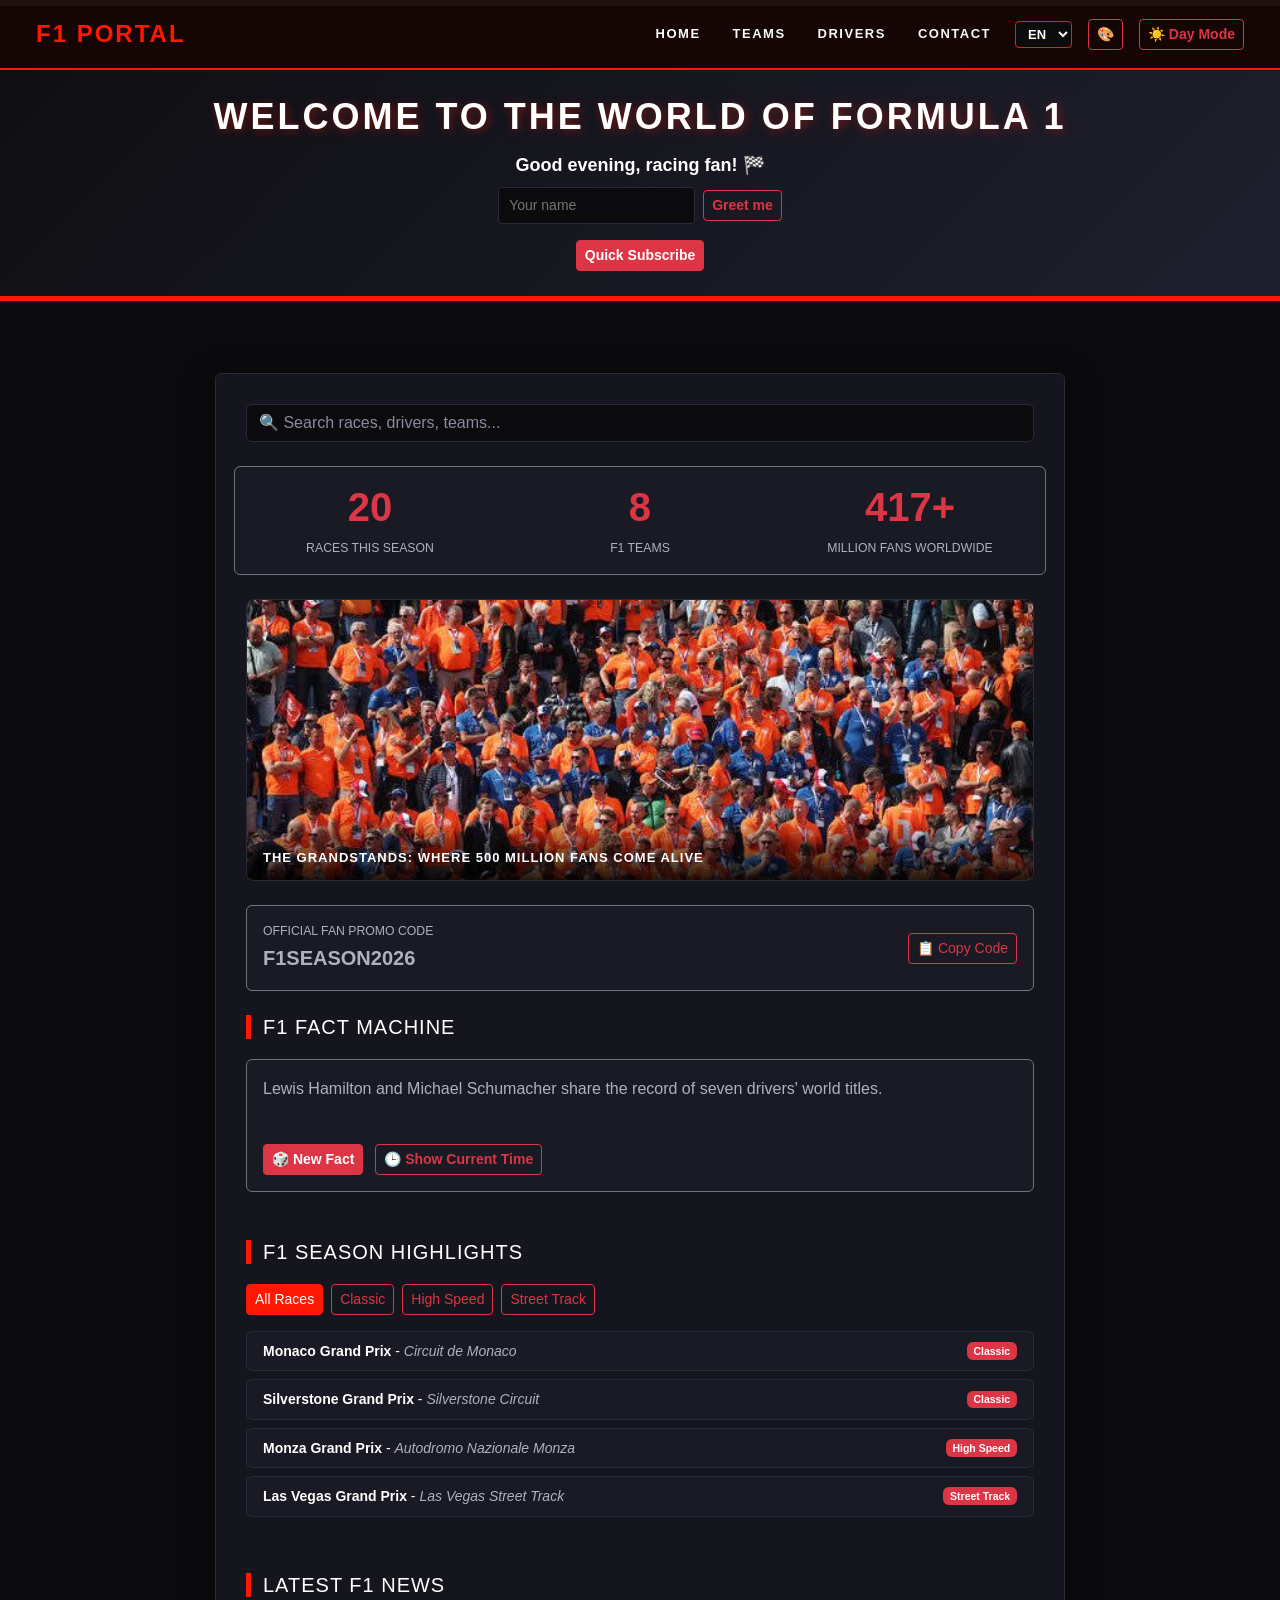
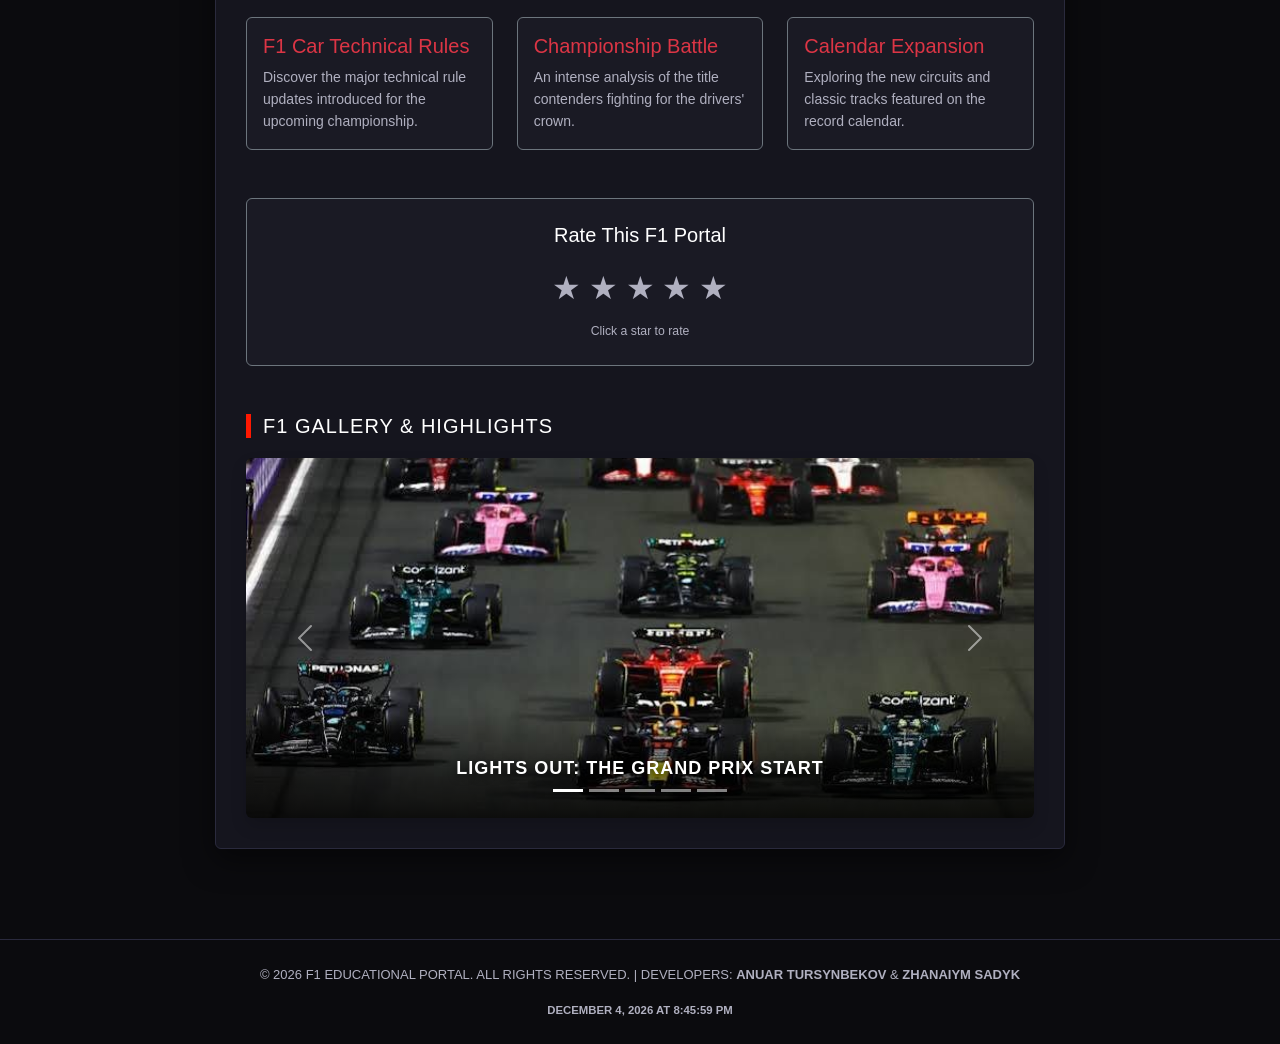
<file: index.html>
<!DOCTYPE html>
<html lang="en">
<head>
    <meta charset="UTF-8">
    <meta name="viewport" content="width=device-width, initial-scale=1">
    <title>Formula 1 | Home</title>
    <link href="https://cdn.jsdelivr.net/npm/bootstrap@5.3.3/dist/css/bootstrap.min.css" rel="stylesheet">
    <link rel="stylesheet" href="css/style.css">

    <!-- jQuery from CDN first, then our script (deferred so the DOM is ready) -->
    <script src="https://code.jquery.com/jquery-3.7.1.min.js"></script>
    <script src="js/script.js" defer></script>
</head>
<body>

<!-- Assignment 6, Task 4: scroll progress bar -->
<div id="scroll-progress-container">
    <div id="scroll-progress"></div>
</div>

<!-- Assignment 6, Task 7: toast notifications -->
<div id="toast-container" class="toast-container position-fixed bottom-0 end-0 p-3"></div>

<header id="site-header">
    <nav id="main-nav" class="navbar navbar-expand-lg navbar-dark px-4" aria-label="Main navigation">
        <div class="container-fluid">
            <a class="logo" href="index.html">F1 PORTAL</a>
            <button class="navbar-toggler" type="button" data-bs-toggle="collapse" data-bs-target="#navbarNav" aria-label="Toggle navigation">
                <span class="navbar-toggler-icon"></span>
            </button>
            <div class="collapse navbar-collapse" id="navbarNav">
                <ul class="navbar-nav ms-auto gap-3 nav-menu align-items-center">
                    <li class="nav-item"><a class="nav-link active text-white" href="index.html" data-i18n="nav.home">Home</a></li>
                    <li class="nav-item"><a class="nav-link text-light" href="teams.html" data-i18n="nav.teams">Teams</a></li>
                    <li class="nav-item"><a class="nav-link text-light" href="drivers.html" data-i18n="nav.drivers">Drivers</a></li>
                    <li class="nav-item"><a class="nav-link text-light" href="contact.html" data-i18n="nav.contact">Contact</a></li>
                    <li class="nav-item">
                        <select id="lang-select" class="lang-select" aria-label="Language">
                            <option value="en">EN</option>
                            <option value="ru">RU</option>
                            <option value="kk">KZ</option>
                        </select>
                    </li>
                    <li class="nav-item">
                        <button id="bg-color-btn" class="btn btn-outline-danger btn-sm fw-bold" title="Change background colour" aria-label="Change background colour">🎨</button>
                    </li>
                    <li class="nav-item">
                        <button id="theme-toggle-btn" class="btn btn-outline-danger btn-sm fw-bold">☀️ Day Mode</button>
                    </li>
                </ul>
            </div>
        </div>
    </nav>
</header>

<header id="main-header">
    <h1 class="highlightable" data-i18n="home.title">Welcome to the World of Formula 1</h1>
    <p id="greeting" class="greeting-text" aria-live="polite"></p>
    <form id="greeting-form" class="greeting-form" novalidate>
        <input type="text" id="greeting-name" maxlength="30" placeholder="Your name" data-i18n-placeholder="greet.placeholder" aria-label="Your name">
        <button type="submit" class="btn btn-outline-danger btn-sm fw-bold" data-i18n="greet.btn">Greet me</button>
    </form>
    <div class="mt-3">
        <button id="open-popup-btn" class="btn btn-danger btn-sm fw-bold" data-i18n="btn.subscribe">Quick Subscribe</button>
    </div>
</header>

<main>
    <section class="mb-4">
        <div class="position-relative">
            <input type="text" id="global-search-input" class="form-control border-secondary" placeholder="🔍 Search races, drivers, teams..." data-i18n-placeholder="search.home" aria-label="Search" autocomplete="off">
            <ul id="autocomplete-list" class="dropdown-menu w-100 border-secondary"></ul>
        </div>
    </section>

    <section class="row text-center my-4 py-3 theme-card rounded border border-secondary">
        <div class="col-md-4">
            <h3 class="counter-value text-danger display-6 fw-bold" data-count="24">0</h3>
            <p class="text-uppercase small mb-0" data-i18n="home.races">Races This Season</p>
        </div>
        <div class="col-md-4">
            <h3 class="counter-value text-danger display-6 fw-bold" data-count="10">0</h3>
            <p class="text-uppercase small mb-0" data-i18n="home.teamsLabel">F1 Teams</p>
        </div>
        <div class="col-md-4">
            <h3 class="counter-value text-danger display-6 fw-bold" data-count="500" data-suffix="+">0</h3>
            <p class="text-uppercase small mb-0" data-i18n="home.fans">Million Fans Worldwide</p>
        </div>
    </section>

    <section class="mb-4">
        <figure class="fans-banner">
            <img src="[data-uri]" data-src="images/fans-grandstand.jpg" width="624" height="350" class="lazy-load  zoomable" alt="Grandstand full of fans in orange shirts" data-gallery="home" data-full="images/fans-grandstand.jpg" tabindex="0" role="button" data-caption-key="cap.fans">
            <figcaption class="caption-bar" data-i18n="cap.fans">The grandstands: where 500 million fans come alive</figcaption>
        </figure>
    </section>

    <section class="p-3 theme-card rounded border border-secondary mb-4 d-flex justify-content-between align-items-center">
        <div>
            <small class="d-block" data-i18n="promo.label">OFFICIAL FAN PROMO CODE</small>
            <span id="promo-code" class="copyable fw-bold fs-5">F1SEASON2026</span>
        </div>
        <button class="btn btn-outline-danger btn-sm btn-copy" data-clipboard-target="#promo-code">
            <i class="copy-icon">📋</i> <i class="copy-label" data-i18n="copy.code">Copy Code</i>
        </button>
    </section>

    <section class="mb-5">
        <h2 data-i18n="tools.title">F1 Fact Machine</h2>
        <div class="theme-card rounded border border-secondary p-3">
            <p id="fact-text" class="fact-text mb-3" aria-live="polite"></p>
            <button id="fact-btn" class="btn btn-danger btn-sm fw-bold" data-i18n="fact.btn">🎲 New Fact</button>
            <button id="time-btn" class="btn btn-outline-danger btn-sm fw-bold ms-2" data-i18n="time.btn">🕒 Show Current Time</button>
            <span id="current-time-output" class="ms-2 fw-bold" aria-live="polite"></span>
        </div>
    </section>

    <section class="mb-5">
        <h2 data-i18n="races.title">F1 Season Highlights</h2>
        <div class="mb-3 d-flex flex-wrap gap-2">
            <button class="btn btn-outline-danger btn-sm race-filter active" data-category="all" data-i18n="filter.all">All Races</button>
            <button class="btn btn-outline-danger btn-sm race-filter" data-category="Classic" data-i18n="filter.classic">Classic</button>
            <button class="btn btn-outline-danger btn-sm race-filter" data-category="High Speed" data-i18n="filter.speed">High Speed</button>
            <button class="btn btn-outline-danger btn-sm race-filter" data-category="Street Track" data-i18n="filter.street">Street Track</button>
        </div>
        <ul id="dynamic-races-list" class="list-group bg-transparent"></ul>
    </section>

    <section class="cards-section mb-5">
        <h2 data-i18n="news.title">Latest F1 News</h2>
        <div class="row g-4">
            <div class="col-md-4 searchable-item">
                <div class="card h-100 theme-card border-secondary p-3">
                    <h3 class="card-title text-danger fs-5 highlightable">F1 Car Technical Rules</h3>
                    <p class="card-text highlightable">Discover the major technical rule updates introduced for the upcoming championship.</p>
                </div>
            </div>
            <div class="col-md-4 searchable-item">
                <div class="card h-100 theme-card border-secondary p-3">
                    <h3 class="card-title text-danger fs-5 highlightable">Championship Battle</h3>
                    <p class="card-text highlightable">An intense analysis of the title contenders fighting for the drivers' crown.</p>
                </div>
            </div>
            <div class="col-md-4 searchable-item">
                <div class="card h-100 theme-card border-secondary p-3">
                    <h3 class="card-title text-danger fs-5 highlightable">Calendar Expansion</h3>
                    <p class="card-text highlightable">Exploring the new circuits and classic tracks featured on the record calendar.</p>
                </div>
            </div>
        </div>
    </section>

    <section class="my-5 p-4 theme-card rounded border border-secondary text-center">
        <h3 class="fs-5 mb-3" data-i18n="rate.title">Rate This F1 Portal</h3>
        <div id="rating-stars" class="fs-3 mb-2" aria-label="Rating">
            <span class="star" data-value="1">★</span>
            <span class="star" data-value="2">★</span>
            <span class="star" data-value="3">★</span>
            <span class="star" data-value="4">★</span>
            <span class="star" data-value="5">★</span>
        </div>
        <p id="rating-feedback" class="small mb-0">Click a star to rate</p>
    </section>

    <section>
        <h2 data-i18n="gallery.title">F1 Gallery &amp; Highlights</h2>
        <div id="f1Carousel" class="carousel slide shadow rounded overflow-hidden" data-bs-ride="carousel">
            <div class="carousel-indicators">
                <button type="button" data-bs-target="#f1Carousel" data-bs-slide-to="0" class="active" aria-current="true" aria-label="Slide 1"></button>
                <button type="button" data-bs-target="#f1Carousel" data-bs-slide-to="1" aria-label="Slide 2"></button>
                <button type="button" data-bs-target="#f1Carousel" data-bs-slide-to="2" aria-label="Slide 3"></button>
                <button type="button" data-bs-target="#f1Carousel" data-bs-slide-to="3" aria-label="Slide 4"></button>
                <button type="button" data-bs-target="#f1Carousel" data-bs-slide-to="4" aria-label="Slide 5"></button>
            </div>
            <div class="carousel-inner">
                <div class="carousel-item active">
                    <img src="[data-uri]" data-src="images/race-start.jpg" width="738" height="414" class="lazy-load d-block w-100 zoomable" alt="Cars launching at the start of a Grand Prix" data-gallery="home" data-full="images/race-start.jpg" tabindex="0" role="button" data-caption-key="cap.start">
                    <div class="carousel-caption"><span data-i18n="cap.start">Lights out: the Grand Prix start</span></div>
                </div>
                <div class="carousel-item">
                    <img src="[data-uri]" data-src="images/mclaren-pitstop.jpg" width="678" height="452" class="lazy-load d-block w-100 zoomable" alt="McLaren in the pit lane with mechanics waiting" data-gallery="home" data-full="images/mclaren-pitstop.jpg" tabindex="0" role="button" data-caption-key="cap.pit">
                    <div class="carousel-caption"><span data-i18n="cap.pit">Pit lane: every tenth counts</span></div>
                </div>
                <div class="carousel-item">
                    <img src="[data-uri]" data-src="images/monaco.jpg" width="738" height="414" class="lazy-load d-block w-100 zoomable" alt="Cars through the hairpin at Monaco" data-gallery="home" data-full="images/monaco.jpg" tabindex="0" role="button" data-caption-key="cap.monaco">
                    <div class="carousel-caption"><span data-i18n="cap.monaco">Monaco Street Circuit</span></div>
                </div>
                <div class="carousel-item">
                    <img src="[data-uri]" data-src="images/checkered-flag.jpg" width="678" height="452" class="lazy-load d-block w-100 zoomable" alt="Red Bull car taking the chequered flag" data-gallery="home" data-full="images/checkered-flag.jpg" tabindex="0" role="button" data-caption-key="cap.flag">
                    <div class="carousel-caption"><span data-i18n="cap.flag">Taking the chequered flag</span></div>
                </div>
                <div class="carousel-item">
                    <img src="[data-uri]" data-src="images/podium-champagne.jpg" width="738" height="414" class="lazy-load d-block w-100 zoomable" alt="Drivers spraying champagne on the podium" data-gallery="home" data-full="images/podium-champagne.jpg" tabindex="0" role="button" data-caption-key="cap.podium">
                    <div class="carousel-caption"><span data-i18n="cap.podium">Podium celebration</span></div>
                </div>
            </div>
            <button class="carousel-control-prev" type="button" data-bs-target="#f1Carousel" data-bs-slide="prev" aria-label="Previous">
                <span class="carousel-control-prev-icon"></span>
            </button>
            <button class="carousel-control-next" type="button" data-bs-target="#f1Carousel" data-bs-slide="next" aria-label="Next">
                <span class="carousel-control-next-icon"></span>
            </button>
        </div>
    </section>
</main>

<!-- Assignment 4, Task 3: popup subscription form -->
<div id="popup-modal" class="popup-overlay" aria-hidden="true">
    <div class="popup-content" role="dialog" aria-modal="true" aria-labelledby="popup-title">
        <span id="close-popup-btn" class="close-btn" role="button" tabindex="0" aria-label="Close">&times;</span>
        <h3 id="popup-title" class="text-danger mb-3" data-i18n="popup.title">Join F1 Newsletter</h3>
        <p data-i18n="popup.text">Get the latest racing updates directly to your inbox.</p>
        <form id="subscribe-form" novalidate>
            <div class="form-field">
                <input type="email" id="subscribe-email" data-validate="email" placeholder="Enter your email address" data-i18n-placeholder="popup.placeholder" aria-label="Email address">
                <div class="field-error" role="alert"></div>
            </div>
            <button type="submit" class="btn btn-danger w-100 fw-bold" data-i18n="popup.btn">Subscribe Now</button>
        </form>
    </div>
</div>

<!-- Image lightbox (jQuery) -->
<div id="lightbox" class="lightbox" aria-hidden="true">
    <button type="button" class="lb-btn lb-close" aria-label="Close">&times;</button>
    <button type="button" class="lb-btn lb-prev" aria-label="Previous photo">&#10094;</button>
    <figure class="lb-figure">
        <img id="lb-img" alt="">
        <figcaption id="lb-caption"></figcaption>
    </figure>
    <button type="button" class="lb-btn lb-next" aria-label="Next photo">&#10095;</button>
</div>

<footer>
    <p>&copy; 2026 F1 Educational Portal. All rights reserved. | Developers: <strong>Anuar Tursynbekov</strong> &amp; <strong>Zhanaiym Sadyk</strong></p>
    <p id="live-clock" class="small mt-1 mb-0 fw-bold"></p>
</footer>

<script src="https://cdn.jsdelivr.net/npm/bootstrap@5.3.3/dist/js/bootstrap.bundle.min.js"></script>
</body>
</html>
</file>
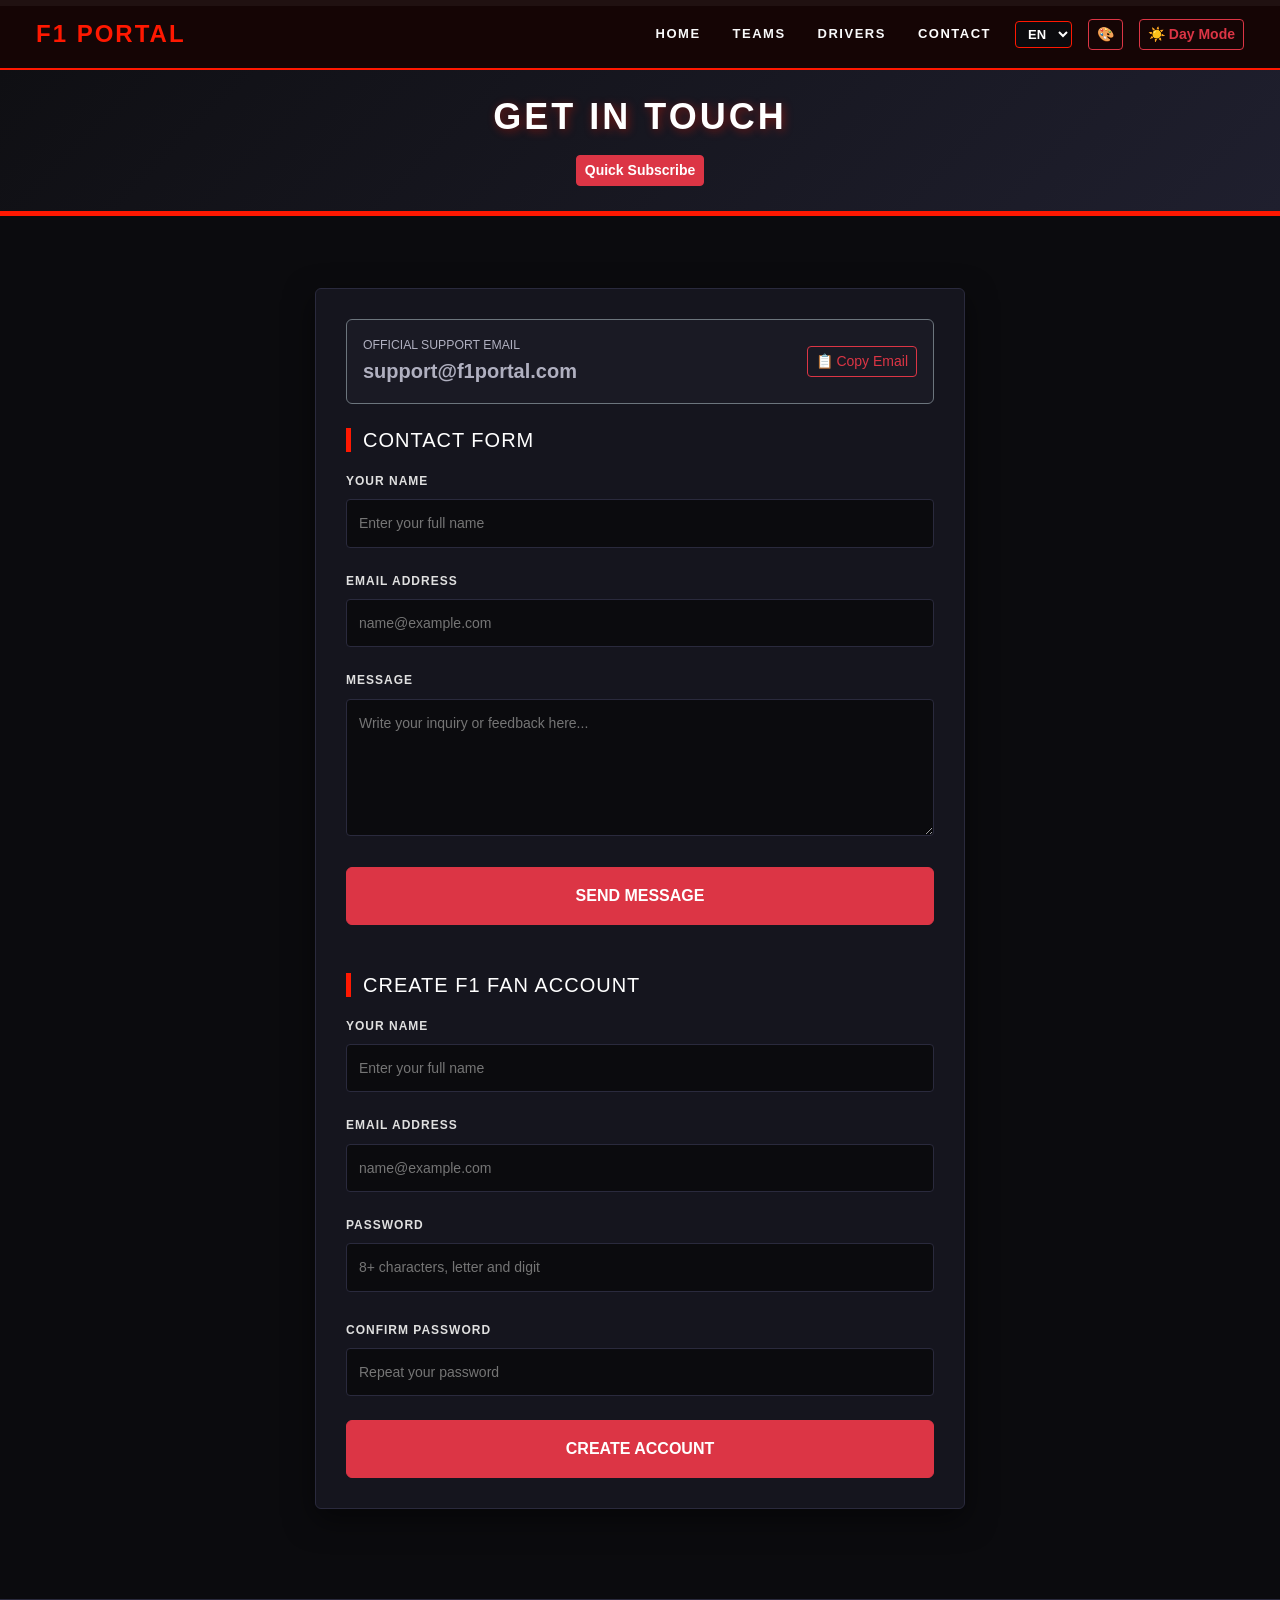
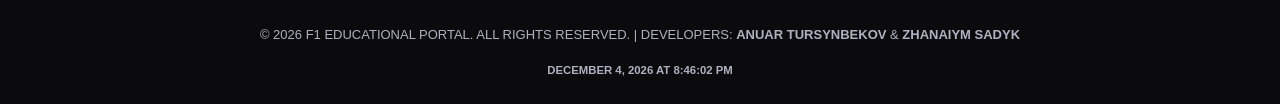
<file: contact.html>
<!DOCTYPE html>
<html lang="en">
<head>
    <meta charset="UTF-8">
    <meta name="viewport" content="width=device-width, initial-scale=1">
    <title>Formula 1 | Contact</title>
    <link href="https://cdn.jsdelivr.net/npm/bootstrap@5.3.3/dist/css/bootstrap.min.css" rel="stylesheet">
    <link rel="stylesheet" href="css/style.css">

    <!-- jQuery from CDN first, then our script (deferred so the DOM is ready) -->
    <script src="https://code.jquery.com/jquery-3.7.1.min.js"></script>
    <script src="js/script.js" defer></script>
</head>
<body>

<!-- Assignment 6, Task 4: scroll progress bar -->
<div id="scroll-progress-container">
    <div id="scroll-progress"></div>
</div>

<!-- Assignment 6, Task 7: toast notifications -->
<div id="toast-container" class="toast-container position-fixed bottom-0 end-0 p-3"></div>

<header id="site-header">
    <nav id="main-nav" class="navbar navbar-expand-lg navbar-dark px-4" aria-label="Main navigation">
        <div class="container-fluid">
            <a class="logo" href="index.html">F1 PORTAL</a>
            <button class="navbar-toggler" type="button" data-bs-toggle="collapse" data-bs-target="#navbarNav" aria-label="Toggle navigation">
                <span class="navbar-toggler-icon"></span>
            </button>
            <div class="collapse navbar-collapse" id="navbarNav">
                <ul class="navbar-nav ms-auto gap-3 nav-menu align-items-center">
                    <li class="nav-item"><a class="nav-link text-light" href="index.html" data-i18n="nav.home">Home</a></li>
                    <li class="nav-item"><a class="nav-link text-light" href="teams.html" data-i18n="nav.teams">Teams</a></li>
                    <li class="nav-item"><a class="nav-link text-light" href="drivers.html" data-i18n="nav.drivers">Drivers</a></li>
                    <li class="nav-item"><a class="nav-link active text-white" href="contact.html" data-i18n="nav.contact">Contact</a></li>
                    <li class="nav-item">
                        <select id="lang-select" class="lang-select" aria-label="Language">
                            <option value="en">EN</option>
                            <option value="ru">RU</option>
                            <option value="kk">KZ</option>
                        </select>
                    </li>
                    <li class="nav-item">
                        <button id="bg-color-btn" class="btn btn-outline-danger btn-sm fw-bold" title="Change background colour" aria-label="Change background colour">🎨</button>
                    </li>
                    <li class="nav-item">
                        <button id="theme-toggle-btn" class="btn btn-outline-danger btn-sm fw-bold">☀️ Day Mode</button>
                    </li>
                </ul>
            </div>
        </div>
    </nav>
</header>

<header id="main-header">
    <h1 class="highlightable" data-i18n="contact.title">Get in Touch</h1>
    <div class="mt-3">
        <button id="open-popup-btn" class="btn btn-danger btn-sm fw-bold" data-i18n="btn.subscribe">Quick Subscribe</button>
    </div>
</header>

<main class="main-narrow">
    <section class="p-3 theme-card rounded border border-secondary mb-4 d-flex justify-content-between align-items-center">
        <div>
            <small class="d-block" data-i18n="support.label">OFFICIAL SUPPORT EMAIL</small>
            <span id="support-email" class="copyable fw-bold fs-5">support@f1portal.com</span>
        </div>
        <button class="btn btn-outline-danger btn-sm btn-copy" data-clipboard-target="#support-email">
            <i class="copy-icon">📋</i> <i class="copy-label" data-i18n="copy.email">Copy Email</i>
        </button>
    </section>

    <section class="mb-5">
        <h2 data-i18n="contact.formTitle">Contact Form</h2>

        <form id="contact-form" novalidate>
            <div class="form-field">
                <label for="name" data-i18n="form.name">Your Name</label>
                <input type="text" id="name" data-validate="name" placeholder="Enter your full name" autocomplete="name">
                <div class="field-error" role="alert"></div>
            </div>

            <div class="form-field">
                <label for="email" data-i18n="form.email">Email Address</label>
                <input type="email" id="email" data-validate="email" placeholder="name@example.com" autocomplete="email">
                <div class="field-error" role="alert"></div>
            </div>

            <div class="form-field">
                <label for="message" data-i18n="form.message">Message</label>
                <textarea id="message" data-validate="message" rows="5" placeholder="Write your inquiry or feedback here..."></textarea>
                <div class="field-error" role="alert"></div>
            </div>

            <button type="submit" class="btn btn-danger w-100 fw-bold py-3 text-uppercase" data-i18n="form.send">Send Message</button>
            <div id="form-status" class="form-status" role="status"></div>
        </form>
    </section>

    <section>
        <h2 data-i18n="reg.title">Create F1 Fan Account</h2>

        <form id="register-form" novalidate>
            <div class="form-field">
                <label for="reg-name" data-i18n="form.name">Your Name</label>
                <input type="text" id="reg-name" data-validate="name" placeholder="Enter your full name" autocomplete="name">
                <div class="field-error" role="alert"></div>
            </div>

            <div class="form-field">
                <label for="reg-email" data-i18n="form.email">Email Address</label>
                <input type="email" id="reg-email" data-validate="email" placeholder="name@example.com" autocomplete="email">
                <div class="field-error" role="alert"></div>
            </div>

            <div class="form-field">
                <label for="reg-password" data-i18n="form.password">Password</label>
                <input type="password" id="reg-password" data-validate="password" placeholder="8+ characters, letter and digit" autocomplete="new-password">
                <div class="field-error" role="alert"></div>
                <div class="password-strength" aria-hidden="true"></div>
            </div>

            <div class="form-field">
                <label for="reg-confirm" data-i18n="form.confirm">Confirm Password</label>
                <input type="password" id="reg-confirm" data-validate="confirm" placeholder="Repeat your password" autocomplete="new-password">
                <div class="field-error" role="alert"></div>
            </div>

            <button type="submit" class="btn btn-danger w-100 fw-bold py-3 text-uppercase" data-i18n="reg.btn">Create Account</button>
        </form>
    </section>
</main>

<!-- Assignment 4, Task 3: popup subscription form -->
<div id="popup-modal" class="popup-overlay" aria-hidden="true">
    <div class="popup-content" role="dialog" aria-modal="true" aria-labelledby="popup-title">
        <span id="close-popup-btn" class="close-btn" role="button" tabindex="0" aria-label="Close">&times;</span>
        <h3 id="popup-title" class="text-danger mb-3" data-i18n="popup.title">Join F1 Newsletter</h3>
        <p data-i18n="popup.text">Get the latest racing updates directly to your inbox.</p>
        <form id="subscribe-form" novalidate>
            <div class="form-field">
                <input type="email" id="subscribe-email" data-validate="email" placeholder="Enter your email address" data-i18n-placeholder="popup.placeholder" aria-label="Email address">
                <div class="field-error" role="alert"></div>
            </div>
            <button type="submit" class="btn btn-danger w-100 fw-bold" data-i18n="popup.btn">Subscribe Now</button>
        </form>
    </div>
</div>

<!-- Image lightbox (jQuery) -->
<div id="lightbox" class="lightbox" aria-hidden="true">
    <button type="button" class="lb-btn lb-close" aria-label="Close">&times;</button>
    <button type="button" class="lb-btn lb-prev" aria-label="Previous photo">&#10094;</button>
    <figure class="lb-figure">
        <img id="lb-img" alt="">
        <figcaption id="lb-caption"></figcaption>
    </figure>
    <button type="button" class="lb-btn lb-next" aria-label="Next photo">&#10095;</button>
</div>

<footer>
    <p>&copy; 2026 F1 Educational Portal. All rights reserved. | Developers: <strong>Anuar Tursynbekov</strong> &amp; <strong>Zhanaiym Sadyk</strong></p>
    <p id="live-clock" class="small mt-1 mb-0 fw-bold"></p>
</footer>

<script src="https://cdn.jsdelivr.net/npm/bootstrap@5.3.3/dist/js/bootstrap.bundle.min.js"></script>
</body>
</html>
</file>
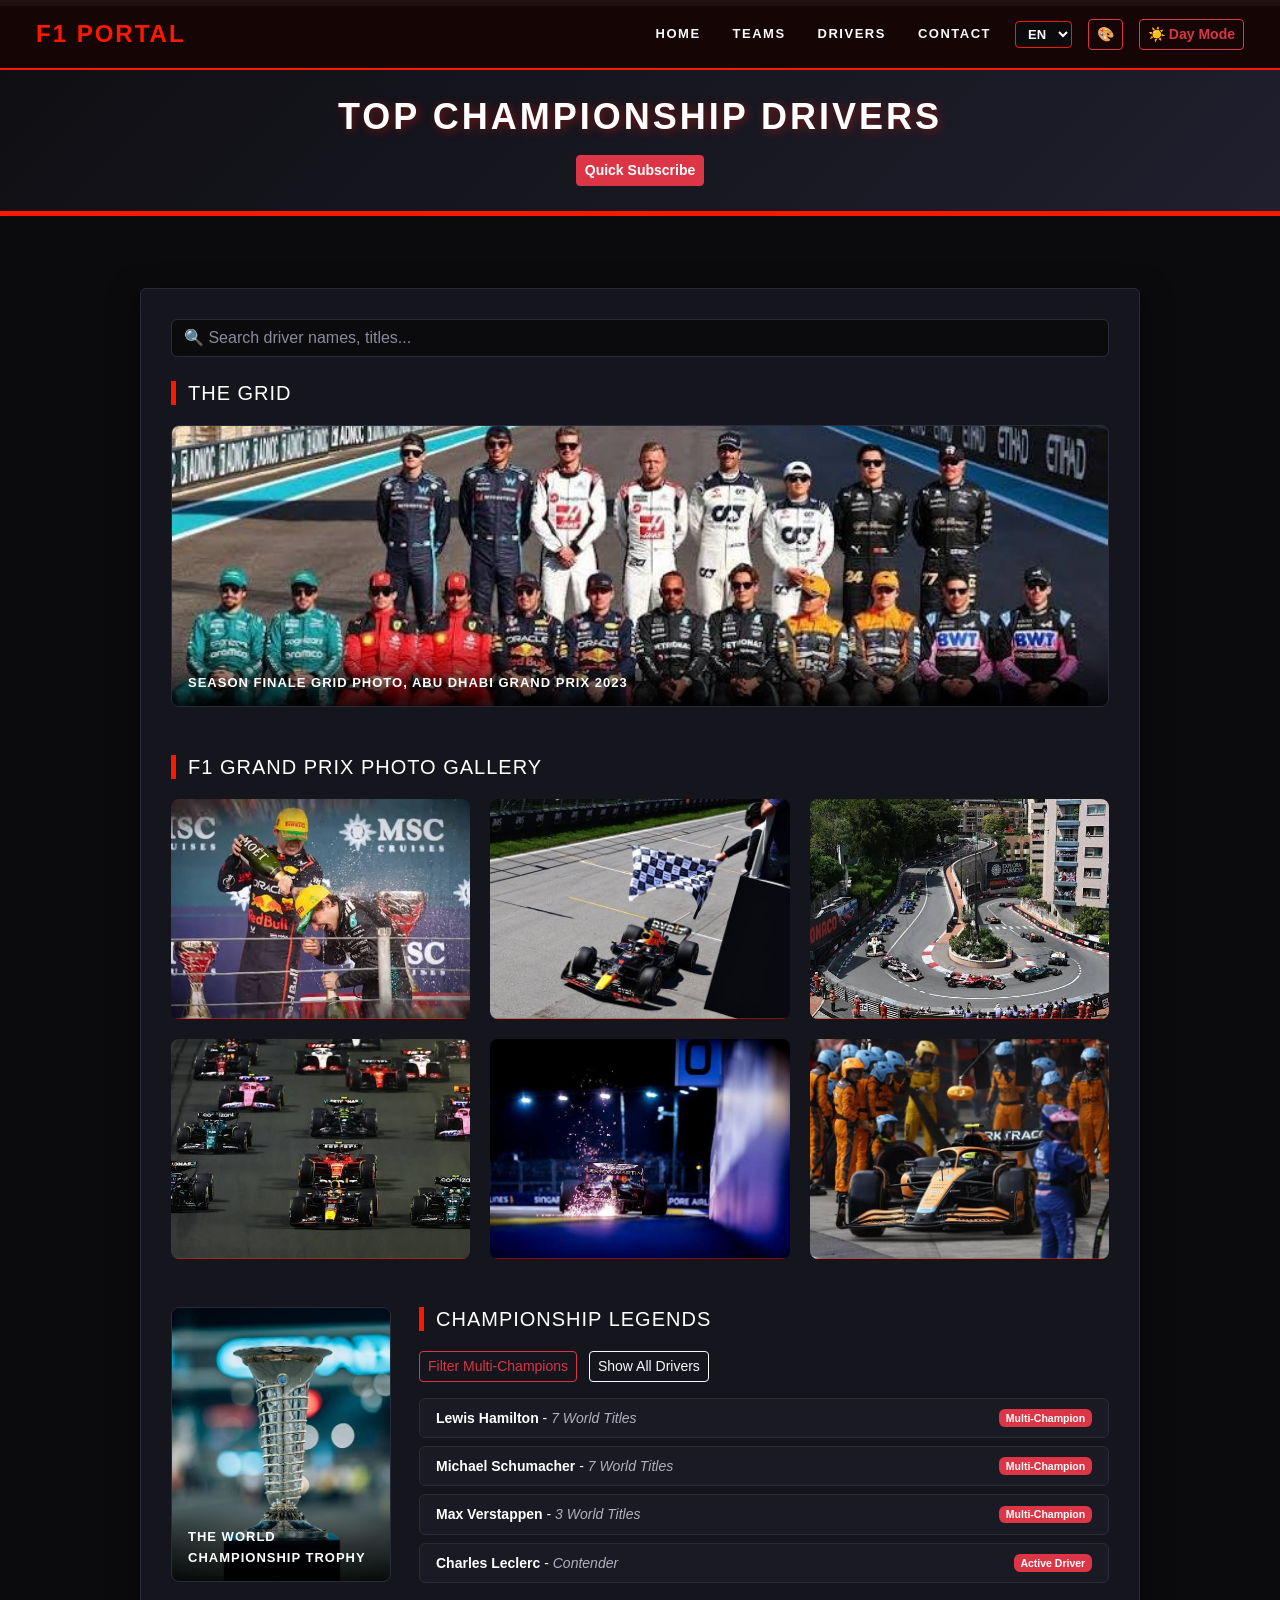
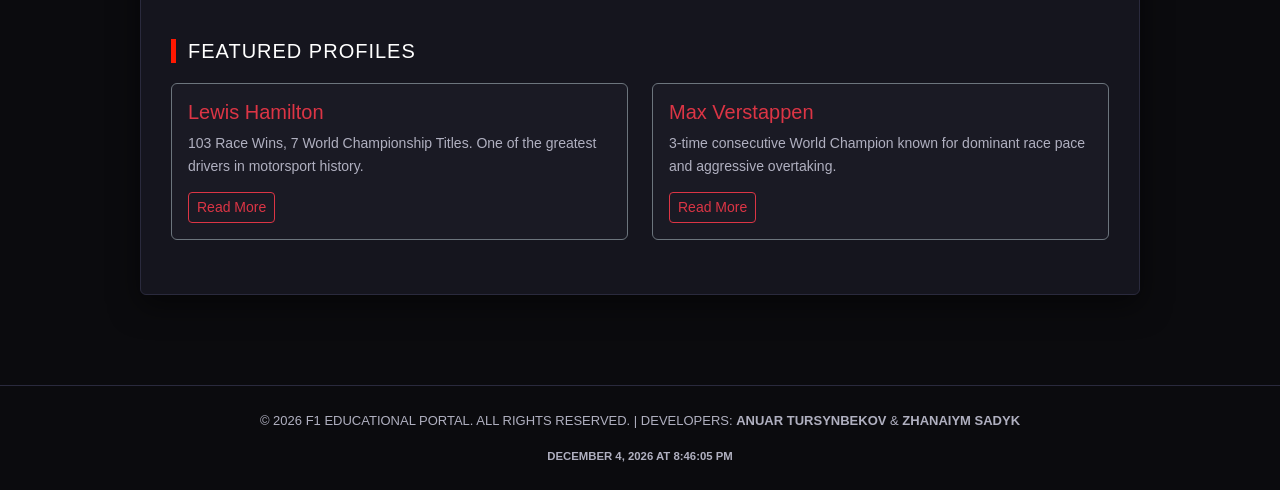
<file: drivers.html>
<!DOCTYPE html>
<html lang="en">
<head>
    <meta charset="UTF-8">
    <meta name="viewport" content="width=device-width, initial-scale=1">
    <title>Formula 1 | Drivers</title>
    <link href="https://cdn.jsdelivr.net/npm/bootstrap@5.3.3/dist/css/bootstrap.min.css" rel="stylesheet">
    <link rel="stylesheet" href="css/style.css">

    <!-- jQuery from CDN first, then our script (deferred so the DOM is ready) -->
    <script src="https://code.jquery.com/jquery-3.7.1.min.js"></script>
    <script src="js/script.js" defer></script>
</head>
<body>

<!-- Assignment 6, Task 4: scroll progress bar -->
<div id="scroll-progress-container">
    <div id="scroll-progress"></div>
</div>

<!-- Assignment 6, Task 7: toast notifications -->
<div id="toast-container" class="toast-container position-fixed bottom-0 end-0 p-3"></div>

<header id="site-header">
    <nav id="main-nav" class="navbar navbar-expand-lg navbar-dark px-4" aria-label="Main navigation">
        <div class="container-fluid">
            <a class="logo" href="index.html">F1 PORTAL</a>
            <button class="navbar-toggler" type="button" data-bs-toggle="collapse" data-bs-target="#navbarNav" aria-label="Toggle navigation">
                <span class="navbar-toggler-icon"></span>
            </button>
            <div class="collapse navbar-collapse" id="navbarNav">
                <ul class="navbar-nav ms-auto gap-3 nav-menu align-items-center">
                    <li class="nav-item"><a class="nav-link text-light" href="index.html" data-i18n="nav.home">Home</a></li>
                    <li class="nav-item"><a class="nav-link text-light" href="teams.html" data-i18n="nav.teams">Teams</a></li>
                    <li class="nav-item"><a class="nav-link active text-white" href="drivers.html" data-i18n="nav.drivers">Drivers</a></li>
                    <li class="nav-item"><a class="nav-link text-light" href="contact.html" data-i18n="nav.contact">Contact</a></li>
                    <li class="nav-item">
                        <select id="lang-select" class="lang-select" aria-label="Language">
                            <option value="en">EN</option>
                            <option value="ru">RU</option>
                            <option value="kk">KZ</option>
                        </select>
                    </li>
                    <li class="nav-item">
                        <button id="bg-color-btn" class="btn btn-outline-danger btn-sm fw-bold" title="Change background colour" aria-label="Change background colour">🎨</button>
                    </li>
                    <li class="nav-item">
                        <button id="theme-toggle-btn" class="btn btn-outline-danger btn-sm fw-bold">☀️ Day Mode</button>
                    </li>
                </ul>
            </div>
        </div>
    </nav>
</header>

<header id="main-header">
    <h1 class="highlightable" data-i18n="drivers.title">Top Championship Drivers</h1>
    <div class="mt-3">
        <button id="open-popup-btn" class="btn btn-danger btn-sm fw-bold" data-i18n="btn.subscribe">Quick Subscribe</button>
    </div>
</header>

<main class="main-wide">
    <section class="mb-4">
        <div class="position-relative">
            <input type="text" id="global-search-input" class="form-control border-secondary" placeholder="🔍 Search driver names, titles..." data-i18n-placeholder="search.drivers" aria-label="Search" autocomplete="off">
            <ul id="autocomplete-list" class="dropdown-menu w-100 border-secondary"></ul>
        </div>
    </section>

    <section class="mb-5">
        <h2 data-i18n="grid.title">The Grid</h2>
        <figure class="fans-banner">
            <img src="[data-uri]" data-src="images/drivers-group-abu-dhabi.jpg" width="738" height="405" class="lazy-load  zoomable" alt="All drivers of the season posing together on the track" data-gallery="drivers" data-full="images/drivers-group-abu-dhabi.jpg" tabindex="0" role="button" data-caption-key="cap.grid">
            <figcaption class="caption-bar" data-i18n="cap.grid">Season finale grid photo, Abu Dhabi Grand Prix 2023</figcaption>
        </figure>
    </section>

    <section class="gallery-section mb-5">
        <h2 data-i18n="gallery.grid">F1 Grand Prix Photo Gallery</h2>
        <div class="gallery-container">
            <figure class="gallery-item ">
                <img src="[data-uri]" data-src="images/podium-champagne.jpg" width="738" height="414" class="lazy-load  zoomable" alt="Drivers spraying champagne on the podium" data-gallery="drivers" data-full="images/podium-champagne.jpg" tabindex="0" role="button" data-caption-key="cap.podium">
                <figcaption class="caption" data-i18n="cap.podium">Podium celebration</figcaption>
            </figure>
            <figure class="gallery-item ">
                <img src="[data-uri]" data-src="images/checkered-flag.jpg" width="678" height="452" class="lazy-load  zoomable" alt="Red Bull car taking the chequered flag" data-gallery="drivers" data-full="images/checkered-flag.jpg" tabindex="0" role="button" data-caption-key="cap.flag">
                <figcaption class="caption" data-i18n="cap.flag">Taking the chequered flag</figcaption>
            </figure>
            <figure class="gallery-item ">
                <img src="[data-uri]" data-src="images/monaco.jpg" width="738" height="414" class="lazy-load  zoomable" alt="Cars through the hairpin at Monaco" data-gallery="drivers" data-full="images/monaco.jpg" tabindex="0" role="button" data-caption-key="cap.monaco">
                <figcaption class="caption" data-i18n="cap.monaco">Monaco Street Circuit</figcaption>
            </figure>
            <figure class="gallery-item ">
                <img src="[data-uri]" data-src="images/race-start.jpg" width="738" height="414" class="lazy-load  zoomable" alt="Cars launching at the start of a Grand Prix" data-gallery="drivers" data-full="images/race-start.jpg" tabindex="0" role="button" data-caption-key="cap.start">
                <figcaption class="caption" data-i18n="cap.start">Lights out: the Grand Prix start</figcaption>
            </figure>
            <figure class="gallery-item ">
                <img src="[data-uri]" data-src="images/night-sparks.jpg" width="675" height="453" class="lazy-load  zoomable" alt="Car throwing sparks at a night race" data-gallery="drivers" data-full="images/night-sparks.jpg" tabindex="0" role="button" data-caption-key="cap.night2">
                <figcaption class="caption" data-i18n="cap.night2">Sparks after dark</figcaption>
            </figure>
            <figure class="gallery-item ">
                <img src="[data-uri]" data-src="images/mclaren-pitstop.jpg" width="678" height="452" class="lazy-load  zoomable" alt="McLaren in the pit lane with mechanics waiting" data-gallery="drivers" data-full="images/mclaren-pitstop.jpg" tabindex="0" role="button" data-caption-key="cap.pit">
                <figcaption class="caption" data-i18n="cap.pit">Pit lane: every tenth counts</figcaption>
            </figure>
        </div>
    </section>

    <section class="mb-5 trophy-section">
        <figure class="trophy-figure">
            <img src="[data-uri]" data-src="images/trophy.jpg" width="494" height="619" class="lazy-load  zoomable" alt="The Formula 1 World Championship trophy on a plinth" data-gallery="drivers" data-full="images/trophy.jpg" tabindex="0" role="button" data-caption-key="cap.trophy">
            <figcaption class="caption-bar" data-i18n="cap.trophy">The World Championship trophy</figcaption>
        </figure>
        <div class="trophy-text">
            <h2 data-i18n="legends.title">Championship Legends</h2>
        <div class="mb-3">
            <button id="filter-multi" class="btn btn-outline-danger btn-sm" data-i18n="filter.multi">Filter Multi-Champions</button>
            <button id="reset-drivers-filter" class="btn btn-outline-light btn-sm ms-2" data-i18n="filter.allDrivers">Show All Drivers</button>
        </div>
        <ul id="dynamic-drivers-list" class="list-group bg-transparent"></ul>
        </div>
    </section>

    <section class="cards-section mb-4">
        <h2 data-i18n="profiles.title">Featured Profiles</h2>
        <div class="row g-4">
            <div class="col-md-6 searchable-item">
                <div class="card h-100 theme-card border-secondary p-3">
                    <h3 class="card-title text-danger fs-5 highlightable">Lewis Hamilton</h3>
                    <p class="card-text highlightable">103 Race Wins, 7 World Championship Titles. One of the greatest drivers in motorsport history.</p>
                    <div>
                        <div class="read-more-content">
                            <p class="card-text highlightable">Hamilton won his first title with McLaren in 2008 and six more with Mercedes between 2014 and 2020, before moving to Ferrari for 2025.</p>
                        </div>
                        <button class="btn btn-outline-danger btn-sm read-more-btn" data-i18n="readmore.more">Read More</button>
                    </div>
                </div>
            </div>
            <div class="col-md-6 searchable-item">
                <div class="card h-100 theme-card border-secondary p-3">
                    <h3 class="card-title text-danger fs-5 highlightable">Max Verstappen</h3>
                    <p class="card-text highlightable">3-time consecutive World Champion known for dominant race pace and aggressive overtaking.</p>
                    <div>
                        <div class="read-more-content">
                            <p class="card-text highlightable">Verstappen became the youngest race winner in F1 history at the 2016 Spanish Grand Prix, aged 18.</p>
                        </div>
                        <button class="btn btn-outline-danger btn-sm read-more-btn" data-i18n="readmore.more">Read More</button>
                    </div>
                </div>
            </div>
        </div>
    </section>
</main>

<!-- Assignment 4, Task 3: popup subscription form -->
<div id="popup-modal" class="popup-overlay" aria-hidden="true">
    <div class="popup-content" role="dialog" aria-modal="true" aria-labelledby="popup-title">
        <span id="close-popup-btn" class="close-btn" role="button" tabindex="0" aria-label="Close">&times;</span>
        <h3 id="popup-title" class="text-danger mb-3" data-i18n="popup.title">Join F1 Newsletter</h3>
        <p data-i18n="popup.text">Get the latest racing updates directly to your inbox.</p>
        <form id="subscribe-form" novalidate>
            <div class="form-field">
                <input type="email" id="subscribe-email" data-validate="email" placeholder="Enter your email address" data-i18n-placeholder="popup.placeholder" aria-label="Email address">
                <div class="field-error" role="alert"></div>
            </div>
            <button type="submit" class="btn btn-danger w-100 fw-bold" data-i18n="popup.btn">Subscribe Now</button>
        </form>
    </div>
</div>

<!-- Image lightbox (jQuery) -->
<div id="lightbox" class="lightbox" aria-hidden="true">
    <button type="button" class="lb-btn lb-close" aria-label="Close">&times;</button>
    <button type="button" class="lb-btn lb-prev" aria-label="Previous photo">&#10094;</button>
    <figure class="lb-figure">
        <img id="lb-img" alt="">
        <figcaption id="lb-caption"></figcaption>
    </figure>
    <button type="button" class="lb-btn lb-next" aria-label="Next photo">&#10095;</button>
</div>

<footer>
    <p>&copy; 2026 F1 Educational Portal. All rights reserved. | Developers: <strong>Anuar Tursynbekov</strong> &amp; <strong>Zhanaiym Sadyk</strong></p>
    <p id="live-clock" class="small mt-1 mb-0 fw-bold"></p>
</footer>

<script src="https://cdn.jsdelivr.net/npm/bootstrap@5.3.3/dist/js/bootstrap.bundle.min.js"></script>
</body>
</html>
</file>
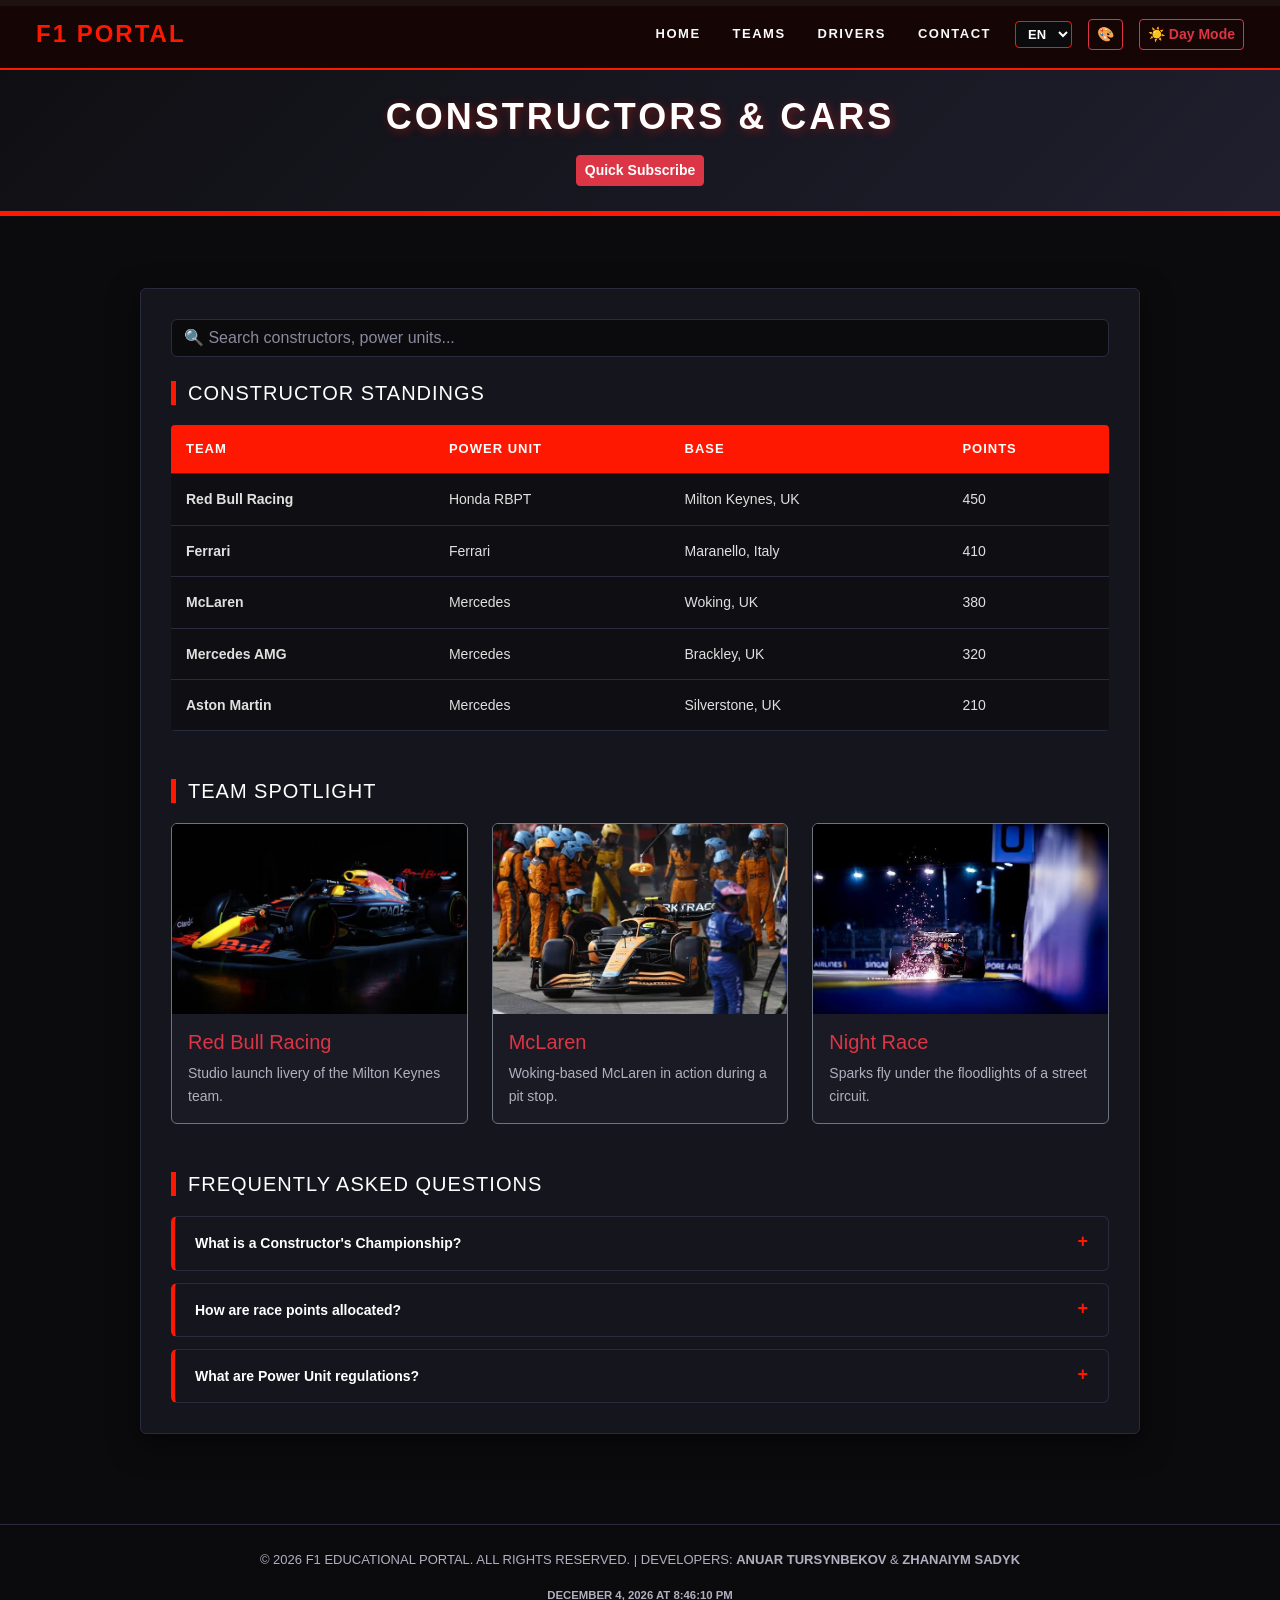
<file: teams.html>
<!DOCTYPE html>
<html lang="en">
<head>
    <meta charset="UTF-8">
    <meta name="viewport" content="width=device-width, initial-scale=1">
    <title>Formula 1 | Teams</title>
    <link href="https://cdn.jsdelivr.net/npm/bootstrap@5.3.3/dist/css/bootstrap.min.css" rel="stylesheet">
    <link rel="stylesheet" href="css/style.css">

    <!-- jQuery from CDN first, then our script (deferred so the DOM is ready) -->
    <script src="https://code.jquery.com/jquery-3.7.1.min.js"></script>
    <script src="js/script.js" defer></script>
</head>
<body>

<!-- Assignment 6, Task 4: scroll progress bar -->
<div id="scroll-progress-container">
    <div id="scroll-progress"></div>
</div>

<!-- Assignment 6, Task 7: toast notifications -->
<div id="toast-container" class="toast-container position-fixed bottom-0 end-0 p-3"></div>

<header id="site-header">
    <nav id="main-nav" class="navbar navbar-expand-lg navbar-dark px-4" aria-label="Main navigation">
        <div class="container-fluid">
            <a class="logo" href="index.html">F1 PORTAL</a>
            <button class="navbar-toggler" type="button" data-bs-toggle="collapse" data-bs-target="#navbarNav" aria-label="Toggle navigation">
                <span class="navbar-toggler-icon"></span>
            </button>
            <div class="collapse navbar-collapse" id="navbarNav">
                <ul class="navbar-nav ms-auto gap-3 nav-menu align-items-center">
                    <li class="nav-item"><a class="nav-link text-light" href="index.html" data-i18n="nav.home">Home</a></li>
                    <li class="nav-item"><a class="nav-link active text-white" href="teams.html" data-i18n="nav.teams">Teams</a></li>
                    <li class="nav-item"><a class="nav-link text-light" href="drivers.html" data-i18n="nav.drivers">Drivers</a></li>
                    <li class="nav-item"><a class="nav-link text-light" href="contact.html" data-i18n="nav.contact">Contact</a></li>
                    <li class="nav-item">
                        <select id="lang-select" class="lang-select" aria-label="Language">
                            <option value="en">EN</option>
                            <option value="ru">RU</option>
                            <option value="kk">KZ</option>
                        </select>
                    </li>
                    <li class="nav-item">
                        <button id="bg-color-btn" class="btn btn-outline-danger btn-sm fw-bold" title="Change background colour" aria-label="Change background colour">🎨</button>
                    </li>
                    <li class="nav-item">
                        <button id="theme-toggle-btn" class="btn btn-outline-danger btn-sm fw-bold">☀️ Day Mode</button>
                    </li>
                </ul>
            </div>
        </div>
    </nav>
</header>

<header id="main-header">
    <h1 class="highlightable" data-i18n="teams.title">Constructors &amp; Cars</h1>
    <div class="mt-3">
        <button id="open-popup-btn" class="btn btn-danger btn-sm fw-bold" data-i18n="btn.subscribe">Quick Subscribe</button>
    </div>
</header>

<main class="main-wide">
    <section class="mb-4">
        <div class="position-relative">
            <input type="text" id="global-search-input" class="form-control border-secondary" placeholder="🔍 Search constructors, power units..." data-i18n-placeholder="search.teams" aria-label="Search" autocomplete="off">
            <ul id="autocomplete-list" class="dropdown-menu w-100 border-secondary"></ul>
        </div>
    </section>

    <section class="mb-5">
        <h2 data-i18n="standings.title">Constructor Standings</h2>
        <table class="f1-table">
            <thead>
            <tr>
                <th data-i18n="th.team">Team</th>
                <th data-i18n="th.pu">Power Unit</th>
                <th data-i18n="th.base">Base</th>
                <th data-i18n="th.points">Points</th>
            </tr>
            </thead>
            <tbody>
            <tr class="searchable-item">
                <td class="highlightable"><strong>Red Bull Racing</strong></td>
                <td class="highlightable">Honda RBPT</td>
                <td class="highlightable">Milton Keynes, UK</td>
                <td>450</td>
            </tr>
            <tr class="searchable-item">
                <td class="highlightable"><strong>Ferrari</strong></td>
                <td class="highlightable">Ferrari</td>
                <td class="highlightable">Maranello, Italy</td>
                <td>410</td>
            </tr>
            <tr class="searchable-item">
                <td class="highlightable"><strong>McLaren</strong></td>
                <td class="highlightable">Mercedes</td>
                <td class="highlightable">Woking, UK</td>
                <td>380</td>
            </tr>
            <tr class="searchable-item">
                <td class="highlightable"><strong>Mercedes AMG</strong></td>
                <td class="highlightable">Mercedes</td>
                <td class="highlightable">Brackley, UK</td>
                <td>320</td>
            </tr>
            <tr class="searchable-item">
                <td class="highlightable"><strong>Aston Martin</strong></td>
                <td class="highlightable">Mercedes</td>
                <td class="highlightable">Silverstone, UK</td>
                <td>210</td>
            </tr>
            </tbody>
        </table>
    </section>

    <section class="mb-5">
        <h2 data-i18n="spot.title">Team Spotlight</h2>
        <div class="row g-4">
            <div class="col-md-4 searchable-item">
                <div class="card h-100 theme-card border-secondary overflow-hidden">
                    <img src="[data-uri]" data-src="images/red-bull-rb18.jpg" width="738" height="414" class="lazy-load spot-img zoomable" alt="Red Bull Racing car in a dark studio" data-gallery="teams" data-full="images/red-bull-rb18.jpg" tabindex="0" role="button" data-caption-key="cap.rb">
                    <div class="p-3">
                        <h3 class="card-title text-danger fs-5 highlightable">Red Bull Racing</h3>
                        <p class="card-text highlightable mb-0" data-i18n="cap.rb">Studio launch livery of the Milton Keynes team.</p>
                    </div>
                </div>
            </div>
            <div class="col-md-4 searchable-item">
                <div class="card h-100 theme-card border-secondary overflow-hidden">
                    <img src="[data-uri]" data-src="images/mclaren-pitstop.jpg" width="678" height="452" class="lazy-load spot-img zoomable" alt="McLaren car leaving a pit stop" data-gallery="teams" data-full="images/mclaren-pitstop.jpg" tabindex="0" role="button" data-caption-key="cap.mclaren">
                    <div class="p-3">
                        <h3 class="card-title text-danger fs-5 highlightable">McLaren</h3>
                        <p class="card-text highlightable mb-0" data-i18n="cap.mclaren">Woking-based McLaren in action during a pit stop.</p>
                    </div>
                </div>
            </div>
            <div class="col-md-4 searchable-item">
                <div class="card h-100 theme-card border-secondary overflow-hidden">
                    <img src="[data-uri]" data-src="images/night-sparks.jpg" width="675" height="453" class="lazy-load spot-img zoomable" alt="Car throwing sparks at a night race" data-gallery="teams" data-full="images/night-sparks.jpg" tabindex="0" role="button" data-caption-key="cap.night">
                    <div class="p-3">
                        <h3 class="card-title text-danger fs-5 highlightable">Night Race</h3>
                        <p class="card-text highlightable mb-0" data-i18n="cap.night">Sparks fly under the floodlights of a street circuit.</p>
                    </div>
                </div>
            </div>
        </div>
    </section>

    <section>
        <h2 data-i18n="faq.title">Frequently Asked Questions</h2>

        <div class="accordion-header-custom highlightable">What is a Constructor's Championship?</div>
        <div class="accordion-content-custom">
            <p class="highlightable mb-0">The World Constructors' Championship (WCC) is awarded by the FIA to the most successful F1 constructor over the course of the season, based on points accumulated by both team drivers.</p>
        </div>

        <div class="accordion-header-custom highlightable">How are race points allocated?</div>
        <div class="accordion-content-custom">
            <p class="highlightable mb-0">Points are awarded to the top 10 finishing drivers at each Grand Prix: 25, 18, 15, 12, 10, 8, 6, 4, 2, 1. An extra point is awarded for the fastest lap if finished in top 10.</p>
        </div>

        <div class="accordion-header-custom highlightable">What are Power Unit regulations?</div>
        <div class="accordion-content-custom">
            <p class="highlightable mb-0">F1 cars use 1.6-liter V6 turbocharged hybrid power units with energy recovery systems (ERS) that harvest heat and kinetic energy to boost horsepower.</p>
        </div>
    </section>
</main>

<!-- Assignment 4, Task 3: popup subscription form -->
<div id="popup-modal" class="popup-overlay" aria-hidden="true">
    <div class="popup-content" role="dialog" aria-modal="true" aria-labelledby="popup-title">
        <span id="close-popup-btn" class="close-btn" role="button" tabindex="0" aria-label="Close">&times;</span>
        <h3 id="popup-title" class="text-danger mb-3" data-i18n="popup.title">Join F1 Newsletter</h3>
        <p data-i18n="popup.text">Get the latest racing updates directly to your inbox.</p>
        <form id="subscribe-form" novalidate>
            <div class="form-field">
                <input type="email" id="subscribe-email" data-validate="email" placeholder="Enter your email address" data-i18n-placeholder="popup.placeholder" aria-label="Email address">
                <div class="field-error" role="alert"></div>
            </div>
            <button type="submit" class="btn btn-danger w-100 fw-bold" data-i18n="popup.btn">Subscribe Now</button>
        </form>
    </div>
</div>

<!-- Image lightbox (jQuery) -->
<div id="lightbox" class="lightbox" aria-hidden="true">
    <button type="button" class="lb-btn lb-close" aria-label="Close">&times;</button>
    <button type="button" class="lb-btn lb-prev" aria-label="Previous photo">&#10094;</button>
    <figure class="lb-figure">
        <img id="lb-img" alt="">
        <figcaption id="lb-caption"></figcaption>
    </figure>
    <button type="button" class="lb-btn lb-next" aria-label="Next photo">&#10095;</button>
</div>

<footer>
    <p>&copy; 2026 F1 Educational Portal. All rights reserved. | Developers: <strong>Anuar Tursynbekov</strong> &amp; <strong>Zhanaiym Sadyk</strong></p>
    <p id="live-clock" class="small mt-1 mb-0 fw-bold"></p>
</footer>

<script src="https://cdn.jsdelivr.net/npm/bootstrap@5.3.3/dist/js/bootstrap.bundle.min.js"></script>
</body>
</html>
</file>
<file: css/style.css>
* {
    margin: 0;
    padding: 0;
    box-sizing: border-box;
}

html {
    height: 100%;
}

body {
    min-height: 100%;
    display: flex;
    flex-direction: column;
    background-color: #0b0b0e;
    color: #e0e0e0;
    font-family: 'Segoe UI', Tahoma, Geneva, Verdana, sans-serif;
    font-size: 14px;
    line-height: 1.6;
    transition: background-color 0.4s ease, color 0.3s ease;
}

/* ==========================================
   DAY MODE (LIGHT THEME)
   ========================================== */
body.light-mode {
    background-color: #f0f2f5 !important;
    color: #111827 !important;
}

body.light-mode main,
body.light-mode .theme-card,
body.light-mode .card,
body.light-mode .popup-content {
    background-color: #ffffff !important;
    border-color: #d1d5db !important;
    color: #111827 !important;
    box-shadow: 0 10px 25px rgba(0, 0, 0, 0.08) !important;
}

body.light-mode .list-group-item {
    background-color: #ffffff !important;
    color: #111827 !important;
    border-color: #e5e7eb !important;
}

body.light-mode .list-group-item span strong {
    color: #111827 !important;
}

body.light-mode .list-group-item span em {
    color: #4b5563 !important;
}

body.light-mode .list-group-item .badge {
    color: #ffffff !important;
}

body.light-mode h1,
body.light-mode h2,
body.light-mode h3,
body.light-mode .card-title,
body.light-mode strong,
body.light-mode b,
body.light-mode .fw-bold {
    color: #111827 !important;
}

body.light-mode p,
body.light-mode span,
body.light-mode small,
body.light-mode em,
body.light-mode .card-text,
body.light-mode .text-muted {
    color: #374151 !important;
}

body.light-mode .text-danger,
body.light-mode .counter-value {
    color: #dc3545 !important;
}

body.light-mode form input,
body.light-mode form textarea,
body.light-mode #global-search-input {
    background-color: #ffffff !important;
    color: #111827 !important;
    border-color: #ced4da !important;
}

body.light-mode #global-search-input::placeholder {
    color: #6c757d !important;
}

body.light-mode #autocomplete-list {
    background-color: #ffffff !important;
    border-color: #ced4da !important;
}

body.light-mode #autocomplete-list .search-suggest-item {
    color: #111827 !important;
}

body.light-mode .f1-table {
    background-color: #ffffff !important;
}

body.light-mode .f1-table td {
    color: #111827 !important;
    border-bottom: 1px solid #e5e7eb !important;
}

body.light-mode .accordion-header-custom {
    background-color: #f1f3f5 !important;
    color: #111827 !important;
    border-color: #dee2e6 !important;
}

body.light-mode .accordion-content-custom {
    background-color: #ffffff !important;
    color: #374151 !important;
    border-color: #dee2e6 !important;
}

body.light-mode #main-header {
    background: linear-gradient(135deg, #e2e8f0 0%, #cbd5e1 100%) !important;
    border-bottom: 5px solid #ff1801 !important;
}

body.light-mode #main-header h1 {
    color: #0f172a !important;
    text-shadow: none !important;
}

body.light-mode footer {
    background-color: #e2e8f0 !important;
    color: #475569 !important;
    border-top: 1px solid #cbd5e1 !important;
}

body.light-mode #live-clock {
    color: #0f172a !important;
}

/* ==========================================
   NIGHT MODE & DARK ELEMENTS
   ========================================== */
.theme-card,
.card {
    background-color: #1a1a24 !important;
    color: #ffffff !important;
}

.theme-card p,
.theme-card small,
.theme-card span,
.card p,
.card-text {
    color: #b0b0c0 !important;
}

.list-group-item {
    background-color: #1a1a24 !important;
    color: #ffffff !important;
    border: 1px solid #2a2a3d !important;
}

.list-group-item span strong {
    color: #ffffff !important;
}

.list-group-item span em {
    color: #b0b0c0 !important;
}

.list-group-item:hover {
    background-color: #242433 !important;
}

/* Search field */
#global-search-input {
    background-color: #0b0b0e !important;
    color: #ffffff !important;
    border: 1px solid #2a2a3d !important;
}

#global-search-input::placeholder {
    color: #8a8a9e !important;
}

/* Rating stars */
#rating-stars .star {
    cursor: pointer;
    font-size: 2rem;
    color: #6c757d;
    transition: color 0.2s ease, transform 0.2s ease;
    display: inline-block;
    user-select: none;
}

#rating-stars .star:hover {
    transform: scale(1.2);
}

#rating-stars .star.active,
#rating-stars .star.hovered {
    color: #ff1801 !important;
    text-shadow: 0 0 10px rgba(255, 24, 1, 0.5);
}

/* Scroll progress bar */
#scroll-progress-container {
    position: fixed;
    top: 0;
    left: 0;
    width: 100%;
    height: 6px;
    background-color: rgba(255, 255, 255, 0.05);
    z-index: 9999;
}

#scroll-progress {
    height: 100%;
    width: 0%;
    background: linear-gradient(90deg, #ff1801, #ff7300, #ffd000);
    border-radius: 0 4px 4px 0;
    box-shadow: 0 0 12px rgba(255, 115, 0, 0.8);
    transition: width 0.1s ease-out;
}

/* Search highlight + autocomplete */
mark.highlight-search {
    background-color: #ff1801;
    color: #ffffff;
    padding: 0 4px;
    border-radius: 3px;
    font-weight: bold;
}

#autocomplete-list {
    max-height: 200px;
    overflow-y: auto;
    z-index: 1000;
}

#autocomplete-list .search-suggest-item {
    color: #e0e0e0;
    padding: 10px 15px;
    cursor: pointer;
    transition: background 0.2s ease;
}

#autocomplete-list .search-suggest-item:hover,
#autocomplete-list .search-suggest-item.active-suggest {
    background-color: #ff1801;
    color: #ffffff !important;
}

/* Layout */
main {
    flex: 1;
    max-width: 850px;
    margin: 40px auto;
    padding: 30px;
    background: #15151e;
    border-radius: 6px;
    border: 1px solid #2a2a3d;
    box-shadow: 0 10px 30px rgba(0, 0, 0, 0.5);
    width: 100%;
}

main.main-wide {
    max-width: 1000px;
}

main.main-narrow {
    max-width: 650px;
}

h1 {
    font-size: 24px;
    letter-spacing: 3px;
    text-transform: uppercase;
    font-weight: 900;
    color: #ffffff;
}

h2 {
    font-size: 20px;
    color: #ffffff;
    text-transform: uppercase;
    letter-spacing: 1px;
    margin-bottom: 20px;
    border-left: 5px solid #ff1801;
    padding-left: 12px;
}

p, ul, ol {
    margin-bottom: 15px;
    color: #b0b0c0;
}

/* Navigation (the wrapper <header> is what sticks, so the menu stays visible) */
#site-header {
    position: sticky;
    top: 0;
    z-index: 1000;
}

#main-nav {
    display: flex;
    justify-content: space-between;
    align-items: center;
    padding: 15px 40px;
    background-color: #150505 !important;
    border-bottom: 2px solid #ff1801;
}

.logo {
    font-size: 24px;
    font-weight: 900;
    color: #ff1801;
    letter-spacing: 2px;
    text-decoration: none;
}

.nav-menu {
    display: flex;
    list-style: none;
    gap: 20px;
    margin: 0;
    padding: 0;
}

.nav-menu a {
    display: block;
    color: #ffffff;
    text-decoration: none;
    font-weight: 600;
    text-transform: uppercase;
    font-size: 13px;
    letter-spacing: 1.5px;
    padding: 8px 10px;
    transition: color 0.3s;
}

.nav-menu a:hover {
    color: #ff1801;
}

.nav-menu a:focus-visible,
.nav-menu button:focus-visible,
.lang-select:focus-visible {
    outline: 2px solid #ff1801;
    outline-offset: 2px;
}

.lang-select {
    background: #0b0b0e;
    color: #ffffff;
    border: 1px solid #ff1801;
    border-radius: 4px;
    padding: 4px 8px;
    font-size: 13px;
    font-weight: bold;
    cursor: pointer;
}

#toast-container {
    z-index: 1100;
}

#main-header {
    background: linear-gradient(135deg, #0f0f13 0%, #1f1f2e 100%);
    border-bottom: 5px solid #ff1801;
    color: white;
    text-align: center;
    padding: 25px 15px;
    margin-bottom: 2rem;
}

#main-header h1 {
    font-size: 36px;
    color: #ffffff;
    text-shadow: 2px 2px 10px rgba(255, 24, 1, 0.4);
}

/* Greeting block (home page) */
.greeting-text {
    margin: 12px 0 8px;
    font-size: 18px;
    font-weight: 600;
    color: #ffffff;
}

.greeting-form {
    display: inline-flex;
    gap: 8px;
    align-items: center;
}

.greeting-form input {
    width: auto;
    margin-bottom: 0;
    padding: 6px 10px;
}

/* Tables */
.f1-table {
    width: 100%;
    border-collapse: collapse;
    margin-top: 15px;
    background-color: #0f0f13;
    border-radius: 4px;
    overflow: hidden;
}

.f1-table th, .f1-table td {
    padding: 14px 15px;
    text-align: left;
    border-bottom: 1px solid #2a2a3d;
}

.f1-table th {
    background-color: #ff1801;
    color: #ffffff;
    text-transform: uppercase;
    font-size: 13px;
    letter-spacing: 1px;
}

.f1-table td {
    color: #e0e0e0;
}

.f1-table tr:hover {
    background-color: #1f1f2e;
}

/* Forms */
form label {
    display: block;
    margin-bottom: 8px;
    font-weight: bold;
    text-transform: uppercase;
    font-size: 12px;
    letter-spacing: 1px;
}

form input, form textarea {
    width: 100%;
    padding: 12px;
    margin-bottom: 6px;
    background-color: #0b0b0e;
    border: 1px solid #2a2a3d;
    border-radius: 4px;
    color: #ffffff;
    font-size: 14px;
    transition: border-color 0.2s ease, box-shadow 0.2s ease;
}

form input:focus, form textarea:focus {
    outline: none;
    border-color: #ff1801;
    box-shadow: 0 0 8px rgba(255, 24, 1, 0.3);
}

form input.is-invalid, form textarea.is-invalid {
    border-color: #ff1801 !important;
    box-shadow: 0 0 0 2px rgba(255, 24, 1, 0.25);
}

form input.is-valid, form textarea.is-valid {
    border-color: #22c55e !important;
}

.form-field {
    margin-bottom: 18px;
}

.field-error {
    display: none;
    color: #ff6b5e;
    font-size: 12px;
    font-weight: 600;
}

body.light-mode .field-error {
    color: #c81e1e !important;
}

.password-strength {
    height: 5px;
    width: 0;
    border-radius: 3px;
    background: #6c757d;
    transition: width 0.3s ease, background-color 0.3s ease;
}

.password-strength.strength-1 { width: 25%; background: #ef4444; }
.password-strength.strength-2 { width: 50%; background: #f59e0b; }
.password-strength.strength-3 { width: 75%; background: #84cc16; }
.password-strength.strength-4 { width: 100%; background: #22c55e; }

.form-status {
    display: none;
    margin-top: 14px;
    padding: 10px 14px;
    border-radius: 4px;
    font-weight: 600;
}

.form-status.success {
    background: rgba(34, 197, 94, 0.15);
    border: 1px solid #22c55e;
}

.form-status.error {
    background: rgba(255, 24, 1, 0.15);
    border: 1px solid #ff1801;
}

/* Gallery + lazy loading */
.gallery-container {
    display: grid;
    grid-template-columns: repeat(3, 1fr);
    gap: 20px;
}

.gallery-item {
    position: relative;
    overflow: hidden;
    border-radius: 8px;
    height: 220px;
    background-color: #1a1a1a;
}

.gallery-item img {
    width: 100%;
    height: 100%;
    object-fit: cover;
    transition: transform 0.4s ease, opacity 0.6s ease;
}

.gallery-item:hover img {
    transform: scale(1.1);
}

.gallery-item .caption {
    position: absolute;
    bottom: 0;
    left: 0;
    right: 0;
    background: rgba(255, 24, 1, 0.85);
    color: #ffffff;
    padding: 10px;
    text-align: center;
    font-weight: bold;
    font-size: 14px;
    transform: translateY(100%);
    transition: transform 0.3s ease;
}

.gallery-item:hover .caption {
    transform: translateY(0);
}

img.lazy-load {
    opacity: 0;
    transition: opacity 0.6s ease;
}

img.lazy-load.lazy-loaded {
    opacity: 1;
}

.carousel-item img {
    width: 100%;
    height: 360px;
    object-fit: cover;
}

.carousel-caption {
    left: 0;
    right: 0;
    bottom: 0;
    padding: 40px 20px 36px;
    background: linear-gradient(to top, rgba(0, 0, 0, 0.8), rgba(0, 0, 0, 0));
    text-align: center;
}

.carousel-caption span {
    color: #ffffff !important;
    font-size: 18px;
    font-weight: 700;
    letter-spacing: 1px;
    text-transform: uppercase;
    text-shadow: 0 2px 8px rgba(0, 0, 0, 0.8);
}

/* ==========================================
   PHOTOS: figures, banners, spotlight, lightbox
   ========================================== */
figure {
    margin: 0;
}

img.zoomable {
    cursor: zoom-in;
}

img.zoomable:focus-visible {
    outline: 3px solid #ff1801;
    outline-offset: -3px;
}

.fans-banner,
.trophy-figure {
    position: relative;
    overflow: hidden;
    border-radius: 8px;
    border: 1px solid #2a2a3d;
    background: #1a1a1a;
}

.fans-banner img {
    display: block;
    width: 100%;
    height: 280px;
    object-fit: cover;
    object-position: center 30%;
}

.caption-bar {
    position: absolute;
    left: 0;
    right: 0;
    bottom: 0;
    padding: 28px 16px 12px;
    background: linear-gradient(to top, rgba(0, 0, 0, 0.85), rgba(0, 0, 0, 0));
    color: #ffffff !important;
    font-weight: 700;
    font-size: 13px;
    letter-spacing: 1px;
    text-transform: uppercase;
    pointer-events: none;
}

.spot-img {
    display: block;
    width: 100%;
    height: 190px;
    object-fit: cover;
}

.trophy-section {
    display: flex;
    gap: 28px;
    align-items: flex-start;
}

.trophy-figure {
    flex: 0 0 220px;
}

.trophy-figure img {
    display: block;
    width: 100%;
    height: auto;
}

.trophy-text {
    flex: 1;
    min-width: 0;
}

body.light-mode .carousel-caption span,
body.light-mode .caption-bar,
body.light-mode .gallery-item .caption {
    color: #ffffff !important;
}

.lightbox {
    display: none;
    position: fixed;
    inset: 0;
    z-index: 1060;
    align-items: center;
    justify-content: center;
    gap: 12px;
    padding: 16px;
    background: rgba(0, 0, 0, 0.93);
}

.lightbox.open {
    display: flex;
    animation: popIn 0.2s ease;
}

body.lb-open {
    overflow: hidden;
}

.lb-figure {
    display: flex;
    flex-direction: column;
    align-items: center;
    gap: 12px;
    max-width: 100%;
    min-width: 0;
}

#lb-img {
    max-width: min(92vw, 1100px);
    max-height: 76vh;
    width: auto;
    height: auto;
    border-radius: 6px;
    box-shadow: 0 10px 40px rgba(0, 0, 0, 0.6);
    opacity: 0;
    transition: opacity 0.25s ease;
}

#lb-img.lb-ready {
    opacity: 1;
}

#lb-caption {
    color: #ffffff !important;
    font-weight: 600;
    text-align: center;
}

.lb-btn {
    background: rgba(255, 255, 255, 0.08);
    border: 1px solid rgba(255, 255, 255, 0.25);
    color: #ffffff;
    width: 48px;
    height: 48px;
    border-radius: 50%;
    font-size: 22px;
    line-height: 1;
    cursor: pointer;
    flex: none;
    transition: background-color 0.2s ease, border-color 0.2s ease;
}

.lb-btn:hover,
.lb-btn:focus-visible {
    background: #ff1801;
    border-color: #ff1801;
    outline: none;
}

.lb-close {
    position: absolute;
    top: 16px;
    right: 16px;
    font-size: 28px;
}

@media (max-width: 768px) {
    .carousel-item img {
        height: 220px;
    }

    .carousel-caption span {
        font-size: 14px;
    }

    .fans-banner img {
        height: 200px;
    }

    .trophy-section {
        flex-direction: column;
    }

    .trophy-figure {
        flex: none;
        width: 60%;
        margin: 0 auto;
    }

    .lightbox {
        padding: 8px;
    }

    .lb-prev,
    .lb-next {
        position: absolute;
        bottom: 16px;
        width: 44px;
        height: 44px;
    }

    .lb-prev { left: 16px; }
    .lb-next { right: 16px; }
}

/* Touch screens have no hover, so keep gallery captions visible */
@media (hover: none) {
    .gallery-item .caption {
        transform: translateY(0);
    }
}

/* Accordion */
.accordion-header-custom {
    cursor: pointer;
    background-color: #15151e;
    color: #ffffff;
    padding: 15px 20px;
    border-radius: 6px;
    margin-top: 12px;
    font-weight: bold;
    border: 1px solid #2a2a3d;
    border-left: 4px solid #ff1801;
    transition: background-color 0.2s ease;
}

.accordion-header-custom:hover {
    background-color: #1f1f2e;
}

.accordion-header-custom::after {
    content: "+";
    float: right;
    color: #ff1801;
    font-size: 18px;
    line-height: 1;
}

.accordion-header-custom.active::after {
    content: "\2212";
}

.accordion-content-custom {
    display: none;
    background-color: #0f0f13;
    color: #e0e0e0;
    padding: 15px 20px;
    border-radius: 0 0 6px 6px;
    border: 1px solid #2a2a3d;
    border-top: none;
}

/* Popup */
.popup-overlay {
    display: none;
    position: fixed;
    top: 0;
    left: 0;
    width: 100%;
    height: 100%;
    background-color: rgba(0, 0, 0, 0.8);
    z-index: 1050;
    justify-content: center;
    align-items: center;
}

.popup-content {
    background: #15151e;
    padding: 30px;
    border-radius: 8px;
    width: 90%;
    max-width: 450px;
    position: relative;
    color: white;
    border: 1px solid #2a2a3d;
    animation: popIn 0.25s ease;
}

@keyframes popIn {
    from { opacity: 0; transform: translateY(-16px) scale(0.96); }
    to { opacity: 1; transform: none; }
}

.close-btn {
    position: absolute;
    top: 15px;
    right: 20px;
    font-size: 26px;
    cursor: pointer;
    color: #b0b0c0;
}

.close-btn:hover {
    color: #ff1801;
}

/* Filter buttons, read more, fact box */
.race-filter.active {
    background-color: #ff1801;
    border-color: #ff1801;
    color: #ffffff;
}

.read-more-content {
    display: none;
}

.fact-text {
    font-size: 16px;
    min-height: 52px;
}

/* Copy button + tooltip */
.btn-copy {
    position: relative;
    white-space: nowrap;
}

.btn-copy i {
    font-style: normal;
}

.btn-copy.copied {
    background-color: #22c55e;
    border-color: #22c55e;
    color: #ffffff;
}

.btn-copy .copy-tooltip {
    position: absolute;
    bottom: calc(100% + 8px);
    left: 50%;
    transform: translateX(-50%);
    background: #111111;
    color: #ffffff !important;
    padding: 5px 10px;
    border-radius: 4px;
    font-size: 12px;
    font-weight: 600;
    pointer-events: none;
    animation: popIn 0.2s ease;
}

.offscreen-copy {
    position: fixed;
    left: -9999px;
    top: 0;
}

/* Toast */
.custom-toast {
    animation: toastIn 0.35s ease;
}

.custom-toast .toast-body,
.custom-toast .toast-body strong {
    color: #ffffff !important;
}

@keyframes toastIn {
    from { opacity: 0; transform: translateX(40px); }
    to { opacity: 1; transform: none; }
}

/* Scroll reveal animation */
.reveal {
    opacity: 0;
    transform: translateY(22px);
    transition: opacity 0.6s ease, transform 0.6s ease;
}

.reveal.visible {
    opacity: 1;
    transform: none;
}

.card.reveal.visible:hover {
    transform: translateY(-4px);
}

/* Footer */
footer {
    text-align: center;
    padding: 25px;
    background-color: #0b0b0e !important;
    border-top: 1px solid #2a2a3d;
    color: #707085;
    font-size: 13px;
    margin-top: 50px;
    text-transform: uppercase;
}

@media (max-width: 768px) {
    .gallery-container {
        grid-template-columns: 1fr;
    }

    main {
        padding: 18px;
        margin: 20px auto;
    }

    #main-header h1 {
        font-size: 26px;
    }

    #main-nav {
        padding: 12px 18px;
    }
}

@media (prefers-reduced-motion: reduce) {
    *, *::before, *::after {
        animation-duration: 0.01ms !important;
        transition-duration: 0.01ms !important;
    }
}
</file>
